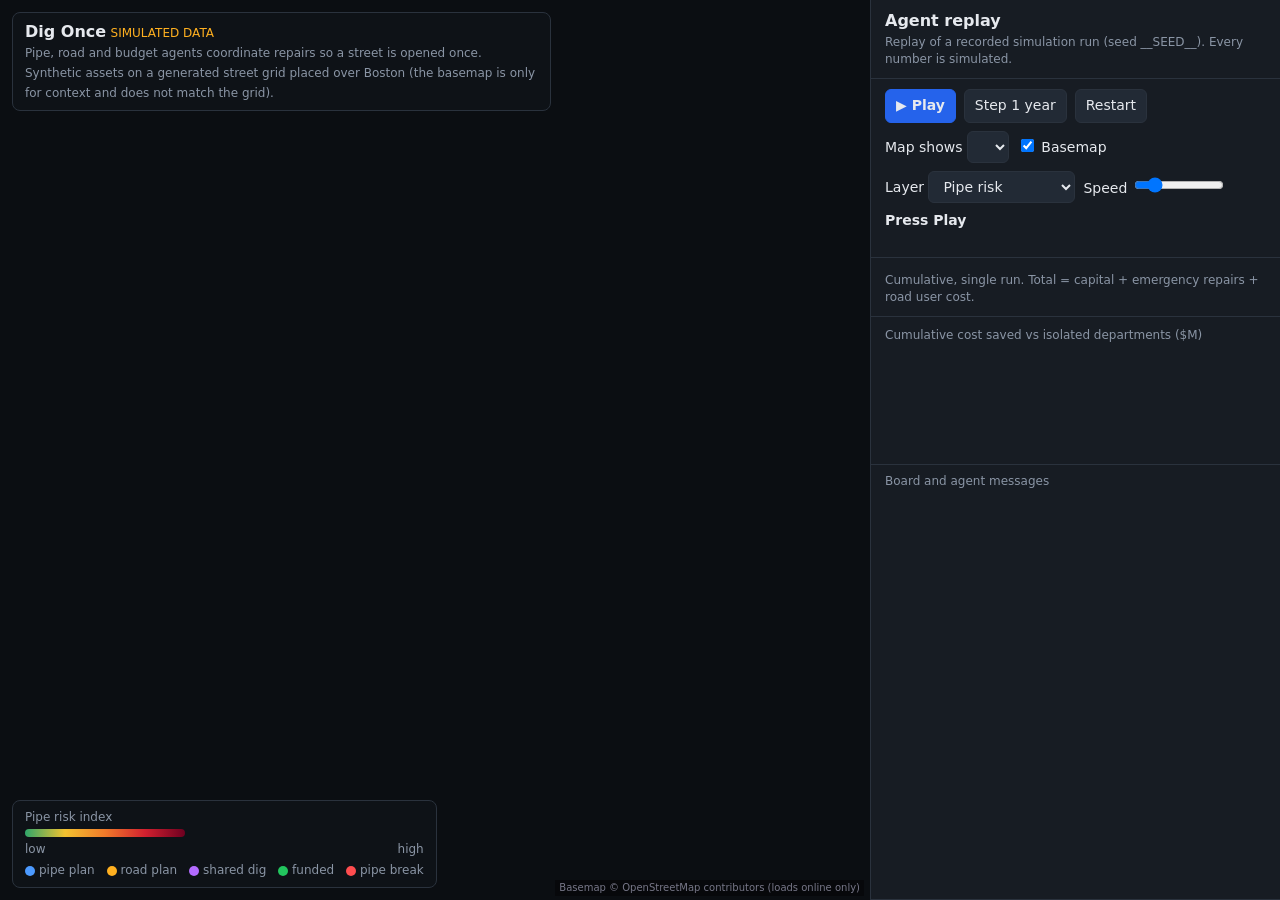
<file: template.html>
<!DOCTYPE html>
<html lang="en">
<head>
<meta charset="utf-8">
<meta name="viewport" content="width=device-width, initial-scale=1">
<title>Dig Once: multi-agent infrastructure coordination (SIMULATED)</title>
<style>
  :root { --bg:#0f1318; --panel:#171c23; --line:#2a323d; --text:#e6e9ee; --mute:#8a95a5;
          --pipe:#4c9aff; --road:#ffb020; --budget:#34d399; --board:#9aa4b2; --bundle:#b36bff; }
  * { box-sizing: border-box; }
  body { margin:0; background:var(--bg); color:var(--text); font:14px/1.4 system-ui,-apple-system,Segoe UI,Roboto,sans-serif;
         display:flex; height:100vh; }
  #mapwrap { flex:1; position:relative; min-width:0; background:#0b0e12; }
  #map { width:100%; height:100%; display:block; }
  #banner { position:absolute; left:12px; top:12px; background:rgba(15,19,24,.88); border:1px solid var(--line);
            border-radius:8px; padding:8px 12px; max-width:62%; }
  #banner b { font-size:16px; }
  #banner .sim { color:#ffb020; font-size:12px; }
  #legend { position:absolute; left:12px; bottom:12px; background:rgba(15,19,24,.88); border:1px solid var(--line);
            border-radius:8px; padding:8px 12px; font-size:12px; color:var(--mute); }
  #legend .bar { width:160px; height:8px; border-radius:4px; margin:4px 0;
                 background:linear-gradient(90deg,#2fa66a,#f2c230,#f07a2a,#d1202f,#6e0020); }
  #legend .dot { display:inline-block; width:10px; height:10px; border-radius:50%; margin:0 4px 0 8px; vertical-align:middle; }
  #attrib { position:absolute; right:6px; bottom:4px; font-size:10px; color:#778; background:rgba(0,0,0,.4); padding:1px 4px; }
  #side { width:410px; max-width:46vw; background:var(--panel); border-left:1px solid var(--line); display:flex; flex-direction:column; }
  #side > div { padding:10px 14px; border-bottom:1px solid var(--line); }
  h1 { font-size:16px; margin:0 0 2px; }
  .sub { color:var(--mute); font-size:12px; }
  .row { display:flex; gap:8px; align-items:center; flex-wrap:wrap; }
  button, select { background:#222a35; color:var(--text); border:1px solid var(--line); border-radius:6px; padding:6px 10px; font:inherit; cursor:pointer; }
  button.primary { background:#2563eb; border-color:#2563eb; font-weight:600; }
  #status { font-weight:600; }
  #phase { color:var(--mute); font-size:12px; min-height:17px; }
  table { width:100%; border-collapse:collapse; font-size:12px; }
  th { color:var(--mute); font-weight:500; text-align:right; padding:2px 4px; }
  th:first-child, td:first-child { text-align:left; }
  td { text-align:right; padding:3px 4px; font-variant-numeric:tabular-nums; }
  tr.cur td { background:#1e2733; }
  tr.best td:last-child { color:var(--budget); font-weight:600; }
  canvas { width:100%; height:110px; display:block; }
  #feedwrap { flex:1; min-height:0; display:flex; flex-direction:column; padding:0 !important; }
  #feedhead { padding:8px 14px 4px; color:var(--mute); font-size:12px; }
  #feed { flex:1; overflow-y:auto; padding:0 14px 10px; font-size:12.5px; }
  .m { padding:3px 0 3px 8px; border-left:3px solid var(--board); margin:3px 0; }
  .m.pipe { border-color:var(--pipe); } .m.road { border-color:var(--road); }
  .m.budget { border-color:var(--budget); } .m.fail { border-color:#ff4d4f; color:#ffb3b3; }
  .m b.pipe { color:var(--pipe); } .m b.road { color:var(--road); } .m b.budget { color:var(--budget); }
  .m.sys { color:var(--mute); font-style:italic; }
  line.seg { stroke-linecap:round; transition:stroke .9s; }
  .pulse { animation:pulse 1.2s ease-in-out infinite alternate; }
  @keyframes pulse { from { opacity:.35; } to { opacity:.85; } }
  @media (max-width:800px) { body { flex-direction:column; } #side { width:100%; max-width:none; height:55vh; } }
</style>
</head>
<body>
<div id="mapwrap">
  <svg id="map" preserveAspectRatio="xMidYMid meet"></svg>
  <div id="banner"><b>Dig Once</b> <span class="sim">SIMULATED DATA</span><br>
    <span class="sub">Pipe, road and budget agents coordinate repairs so a street is opened once. Synthetic assets on a generated street grid placed over Boston (the basemap is only for context and does not match the grid).</span></div>
  <div id="legend">
    <div id="legendTitle">Pipe risk index</div>
    <div class="bar"></div>
    <div style="display:flex;justify-content:space-between"><span>low</span><span>high</span></div>
    <div style="margin-top:4px"><span class="dot" style="background:var(--pipe);margin-left:0"></span>pipe plan
      <span class="dot" style="background:var(--road)"></span>road plan
      <span class="dot" style="background:var(--bundle)"></span>shared dig
      <span class="dot" style="background:#22c55e"></span>funded
      <span class="dot" style="background:#ff4d4f"></span>pipe break</div>
  </div>
  <div id="attrib">Basemap &copy; OpenStreetMap contributors (loads online only)</div>
</div>
<div id="side">
  <div>
    <h1>Agent replay</h1>
    <div class="sub">Replay of a recorded simulation run (seed __SEED__). Every number is simulated.</div>
  </div>
  <div>
    <div class="row">
      <button class="primary" id="play">&#9654; Play</button>
      <button id="step">Step 1 year</button>
      <button id="restart">Restart</button>
    </div>
    <div class="row" style="margin-top:8px">
      <label>Map shows <select id="strat"></select></label>
      <label><input type="checkbox" id="base" checked> Basemap</label>
      <label>Layer <select id="layer"><option value="pipe">Pipe risk</option><option value="road">Road condition</option></select></label>
      <label>Speed <input id="speed" type="range" min="0.5" max="6" step="0.5" value="1.5" style="width:90px"></label>
    </div>
    <div style="margin-top:8px"><span id="status">Press Play</span></div>
    <div id="phase"></div>
  </div>
  <div>
    <table id="score"></table>
    <div class="sub" style="margin-top:4px">Cumulative, single run. Total = capital + emergency repairs + road user cost.</div>
  </div>
  <div>
    <div class="sub" id="charttitle">Cumulative cost saved vs isolated departments ($M)</div>
    <canvas id="chart" width="760" height="220"></canvas>
  </div>
  <div id="feedwrap">
    <div id="feedhead">Board and agent messages</div>
    <div id="feed"></div>
  </div>
</div>
<script>
const DATA = __DATA__;
const NS = 'http://www.w3.org/2000/svg';
const LABEL = {isolated:'Isolated depts', pooled:'Pooled budget', coordinated:'Agents + board', central:'Central planner'};
const ORDER = DATA.order;
const svg = document.getElementById('map');
const $ = id => document.getElementById(id);

// ---------------------------------------------------------------- map projection (web mercator, zoom 17)
const Z = 17, TS = 256, N = Math.pow(2, Z);
const mx = lon => (lon + 180) / 360 * N * TS;
const my = lat => { const s = Math.sin(lat * Math.PI / 180); return (0.5 - Math.log((1 + s) / (1 - s)) / (4 * Math.PI)) * N * TS; };
const segs = DATA.segs.map(s => ({ ...s, p: s.coords.map(c => [mx(c[1]), my(c[0])]) }));
let minX = 1e12, maxX = -1e12, minY = 1e12, maxY = -1e12;
segs.forEach(s => s.p.forEach(([x, y]) => { minX = Math.min(minX, x); maxX = Math.max(maxX, x); minY = Math.min(minY, y); maxY = Math.max(maxY, y); }));
const M = 140;
svg.setAttribute('viewBox', `${minX - M} ${minY - M} ${maxX - minX + 2 * M} ${maxY - minY + 2 * M}`);
function el(tag, attrs, parent) { const e = document.createElementNS(NS, tag); for (const k in attrs) e.setAttribute(k, attrs[k]); (parent || svg).appendChild(e); return e; }
const gTiles = el('g', { style: 'filter:grayscale(1) brightness(.55) contrast(1.1)' });
for (let tx = Math.floor((minX - M) / TS); tx <= Math.floor((maxX + M) / TS); tx++)
  for (let ty = Math.floor((minY - M) / TS); ty <= Math.floor((maxY + M) / TS); ty++)
    { const im = el('image', { href: `https://tile.openstreetmap.org/${Z}/${tx}/${ty}.png`, x: tx * TS, y: ty * TS, width: TS, height: TS }, gTiles);
      im.addEventListener('error', () => im.remove()); }
const gHalo = el('g'), gFund = el('g'), gSegs = el('g'), gMarks = el('g');
const lines = segs.map((s, i) => {
  const l = el('line', { class: 'seg', x1: s.p[0][0], y1: s.p[0][1], x2: s.p[1][0], y2: s.p[1][1], 'stroke-width': 9, stroke: '#2fa66a' }, gSegs);
  el('title', {}, l).textContent = `${s.street} (${s.id}), ${s.length_ft} ft, ${s.customers} customers${s.critical ? ', critical facility' : ''}`;
  return l;
});
const mid = (i, t) => { const p = segs[i].p; return [p[0][0] + (p[1][0] - p[0][0]) * t, p[0][1] + (p[1][1] - p[0][1]) * t]; };

// ---------------------------------------------------------------- colours
const STOPS = [[0, [47, 166, 106]], [.3, [242, 194, 48]], [.55, [240, 122, 42]], [.78, [209, 32, 47]], [1, [110, 0, 32]]];
function colour(v) {
  v = Math.max(0, Math.min(1, v));
  for (let i = 1; i < STOPS.length; i++) if (v <= STOPS[i][0]) {
    const [a, ca] = STOPS[i - 1], [b, cb] = STOPS[i], t = (v - a) / (b - a);
    return `rgb(${ca.map((c, k) => Math.round(c + (cb[k] - c) * t)).join(',')})`;
  }
  return 'rgb(110,0,32)';
}
function paint(frame, which) {
  const layer = $('layer').value;
  $('legendTitle').textContent = layer === 'pipe' ? 'Pipe risk index (likelihood x consequence)' : 'Road wear (100 - pavement condition)';
  const arr = frame[(layer === 'pipe' ? 'risk_' : 'pcr_') + which];
  lines.forEach((l, i) => l.setAttribute('stroke', colour(layer === 'pipe' ? arr[i] / 65 : (100 - arr[i]) / 60)));
}

// ---------------------------------------------------------------- state / helpers
let strat = 'coordinated', yi = 0, playing = false, stepOnly = false, token = 0, showing = 'before';
const run = () => DATA.runs[strat];
const speed = () => parseFloat($('speed').value);
async function delay(ms, tk) {
  let left = ms / speed();
  while (left > 0) { if (tk !== token) throw 'cancel'; await new Promise(r => setTimeout(r, 40)); if (playing || stepOnly) left -= 40; }
  while (!playing && !stepOnly) { if (tk !== token) throw 'cancel'; await new Promise(r => setTimeout(r, 80)); }
}
function feed(frm, text, cls) {
  const d = document.createElement('div');
  d.className = 'm ' + (cls || frm);
  const who = { pipe: 'Pipe agent', road: 'Road agent', budget: 'Budget agent', board: 'Board' }[frm];
  d.innerHTML = (who && !cls ? `<b class="${frm}">${who}</b> ` : '') + text.replace(/&/g, '&amp;').replace(/</g, '&lt;');
  const f = $('feed'); f.appendChild(d); f.scrollTop = f.scrollHeight;
}
function clearOverlays() { [gHalo, gFund, gMarks].forEach(g => { while (g.firstChild) g.removeChild(g.firstChild); }); }
const halos = {};
function halo(i, add) {
  if (add && !halos[i]) {
    const p = segs[i].p;
    halos[i] = el('line', { x1: p[0][0], y1: p[0][1], x2: p[1][0], y2: p[1][1], stroke: '#b36bff', 'stroke-width': 24, 'stroke-linecap': 'round', opacity: .6, class: 'pulse' }, gHalo);
  } else if (!add && halos[i]) { gHalo.removeChild(halos[i]); delete halos[i]; }
}
function mark(i, t, colourHex) {
  const [x, y] = mid(i, t);
  el('circle', { cx: x, cy: y, r: 8, fill: colourHex, stroke: '#fff', 'stroke-width': 2 }, gMarks);
}
function funded(i, isBundle) {
  const p = segs[i].p;
  el('line', { x1: p[0][0], y1: p[0][1], x2: p[1][0], y2: p[1][1], stroke: '#22c55e', 'stroke-width': 30, 'stroke-linecap': 'round', opacity: .6, class: 'pulse' }, gFund);
}
function breakMark(i) {
  const [x, y] = mid(i, .5);
  el('circle', { cx: x, cy: y, r: 17, fill: '#ff4d4f', stroke: '#fff', 'stroke-width': 3 }, gMarks);
  const t = el('text', { x: x, y: y + 6, 'text-anchor': 'middle', fill: '#fff', 'font-size': 20, 'font-weight': 700 }, gMarks);
  t.textContent = '!';
}

// ---------------------------------------------------------------- scoreboard + chart
const total = m => m.spend + m.emerg + m.user_cost;
function scoreboard(upto) {
  const rows = ORDER.map(s => {
    const fr = DATA.runs[s].years[Math.max(0, upto)];
    return { s, m: upto < 0 ? { exp_fail: 0, spend: 0, emerg: 0, user_cost: 0, dig_savings: 0, openings: 0 } : fr.metrics };
  });
  const best = upto < 0 ? null : rows.filter(r => r.s !== 'central').reduce((a, b) => total(a.m) <= total(b.m) ? a : b).s;
  $('score').innerHTML = '<tr><th>Strategy</th><th>Exp. failures</th><th>Capital</th><th>Dig savings</th><th>Total cost</th></tr>' +
    rows.map(r => `<tr class="${r.s === strat ? 'cur' : ''} ${r.s === best ? 'best' : ''}"><td>${LABEL[r.s]}</td><td>${r.m.exp_fail.toFixed(1)}</td>` +
      `<td>$${(r.m.spend / 1e6).toFixed(1)}M</td><td>$${(r.m.dig_savings / 1e6).toFixed(2)}M</td><td>$${(total(r.m) / 1e6).toFixed(1)}M</td></tr>`).join('');
  drawChart(upto);
}
function drawChart(upto) {
  const c = $('chart'), g = c.getContext('2d'), W = c.width, H = c.height;
  g.clearRect(0, 0, W, H);
  const cols = { pooled: '#9aa4b2', coordinated: '#34d399', central: '#b36bff' };
  const n = DATA.runs.isolated.years.length;
  const series = ['pooled', 'coordinated', 'central'].map(s => ({ s, v: DATA.runs[s].years.map((y, k) => (total(DATA.runs.isolated.years[k].metrics) - total(y.metrics)) / 1e6) }));
  const all = series.flatMap(x => x.v).concat([0]);
  const lo = Math.min(...all), hi = Math.max(...all), pad = (hi - lo) * .15 || 1;
  const X = k => 38 + k * (W - 56) / (n - 1), Y = v => H - 22 - (v - (lo - pad)) / ((hi + pad) - (lo - pad)) * (H - 36);
  g.strokeStyle = '#2a323d'; g.fillStyle = '#8a95a5'; g.font = '18px system-ui'; g.lineWidth = 1;
  g.beginPath(); g.moveTo(38, Y(0)); g.lineTo(W - 18, Y(0)); g.stroke();
  g.fillText('0', 14, Y(0) + 6); g.fillText(hi.toFixed(1), 2, Y(hi) + 6); g.fillText(lo.toFixed(1), 2, Y(lo) + 6);
  g.fillText(DATA.runs.isolated.years[0].year, 30, H - 4); g.fillText(DATA.runs.isolated.years[n - 1].year, W - 56, H - 4);
  series.forEach(x => {
    g.strokeStyle = cols[x.s]; g.lineWidth = 3; g.beginPath();
    for (let k = 0; k <= Math.min(upto, n - 1); k++) { k ? g.lineTo(X(k), Y(x.v[k])) : g.moveTo(X(k), Y(x.v[k])); }
    g.stroke();
    if (upto >= 0) { g.fillStyle = cols[x.s]; g.beginPath(); g.arc(X(Math.min(upto, n - 1)), Y(x.v[Math.min(upto, n - 1)]), 5, 0, 7); g.fill(); }
  });
  let lx = 44; series.forEach(x => { g.fillStyle = cols[x.s]; g.fillRect(lx, 8, 14, 6); g.fillStyle = '#8a95a5'; g.fillText(LABEL[x.s], lx + 20, 16); lx += 215; });
}

// ---------------------------------------------------------------- one year of the replay
async function playYear(k, tk) {
  const fr = run().years[k];
  $('status').textContent = `Year ${fr.year} of ${run().years[run().years.length - 1].year}  (${LABEL[strat]})`;
  clearOverlays(); Object.keys(halos).forEach(h => delete halos[h]);
  showing = 'before'; paint(fr, 'before');
  feed('board', `--- ${fr.year} ---`, 'sys');
  if (strat === 'isolated') feed('board', 'No shared board. The pipe department gets 60% of the budget and the road department 40%; each digs on its own schedule.', 'sys');
  if (strat === 'pooled') feed('board', 'One shared budget, but the agents never talk, so no shared digs.', 'sys');
  $('phase').textContent = 'Agents read their own asset data and score every street';
  await delay(900, tk);
  const msgs = fr.messages;
  const r1 = msgs.filter(m => m.round === 1), r2 = msgs.filter(m => m.round === 2 && m.type !== 'funding_decision');
  if (r1.length) $('phase').textContent = 'Round 1: agents post repair plans to the board';
  for (const m of r1) {
    feed(m.frm, m.text);
    if (m.type === 'post_plan' && m.seg !== null && m.seg !== undefined) mark(m.seg, m.frm === 'pipe' ? .3 : .7, m.frm === 'pipe' ? '#4c9aff' : '#ffb020');
    await delay(r1.length > 30 ? 70 : 110, tk);
  }
  if (r2.length) $('phase').textContent = 'Round 2: agents offer to share digs';
  for (const m of r2) {
    feed(m.frm, m.text);
    if (m.type === 'join_request' || m.type === 'accept') halo(m.seg, true);
    if (m.type === 'decline') halo(m.seg, false);
    await delay(260, tk);
  }
  $('phase').textContent = 'Budget agent funds the best returns and explains each decision';
  const dec = fr.decisions;
  for (const d of dec) {
    funded(d.seg, d.bundle);
    feed('budget', `Fund ${d.work.replace('_', ' ')} on ${segs[d.seg].id} (${segs[d.seg].street}) for $${d.amount.toLocaleString()}. ${d.reason}`);
    await delay(330, tk);
  }
  feed('budget', `Rejected ${fr.n_rejected} of ${fr.n_proposals} proposals (below the return hurdle, or no money left).`, 'budget');
  await delay(900, tk);
  $('phase').textContent = 'Work done. Time passes; pipes age and some break';
  showing = 'after'; paint(fr, 'after');
  await delay(900, tk);
  for (const f of fr.failures) { breakMark(f.seg); feed('board', `Pipe break on ${segs[f.seg].id} (${segs[f.seg].street}): emergency cost $${f.cost.toLocaleString()}.`, 'fail'); await delay(350, tk); }
  if (!fr.failures.length) feed('board', 'No pipe breaks this year.', 'sys');
  scoreboard(k);
  await delay(1200, tk);
}
async function loop() {
  const tk = ++token; loopTk = tk;
  try {
    while (yi < run().years.length) {
      await playYear(yi, tk);
      yi++;
      if (stepOnly) { stepOnly = false; playing = false; $('play').innerHTML = '&#9654; Play'; $('phase').textContent = 'Paused. Press Play or Step.'; if (yi >= run().years.length) break; return; }
    }
    playing = false; $('play').innerHTML = '&#9654; Play';
    $('status').textContent = 'Done (' + LABEL[strat] + ')';
    $('phase').textContent = 'Ten-year run finished. Compare the strategies in the scoreboard, or change the map strategy and replay.';
  } catch (e) { if (e !== 'cancel') throw e; }
}
function reset() {
  token++; playing = false; stepOnly = false; yi = 0; $('play').innerHTML = '&#9654; Play';
  clearOverlays(); Object.keys(halos).forEach(h => delete halos[h]); $('feed').innerHTML = '';
  $('status').textContent = 'Press Play'; $('phase').textContent = '';
  paint(run().years[0], 'before'); scoreboard(-1);
}
$('play').onclick = () => {
  if (yi >= run().years.length) reset();
  playing = !playing; $('play').innerHTML = playing ? '&#10074;&#10074; Pause' : '&#9654; Play';
  if (playing && !stepOnly) { if (!loopRunning()) loop(); }
};
let loopTk = 0;
function loopRunning() { return loopTk === token; }
$('step').onclick = () => { if (yi >= run().years.length) reset(); stepOnly = true; if (!loopRunning()) loop(); };
$('restart').onclick = reset;
$('base').onchange = () => { gTiles.style.display = $('base').checked ? '' : 'none'; };
$('strat').innerHTML = ORDER.map(s => `<option value="${s}">${LABEL[s]}</option>`).join('');
$('strat').value = strat;
$('strat').onchange = () => { strat = $('strat').value; reset(); };
$('layer').onchange = () => { const fr = run().years[Math.min(yi, run().years.length - 1)]; paint(fr, yi === 0 ? 'before' : showing); };
reset();
</script>
</body>
</html>
</file>
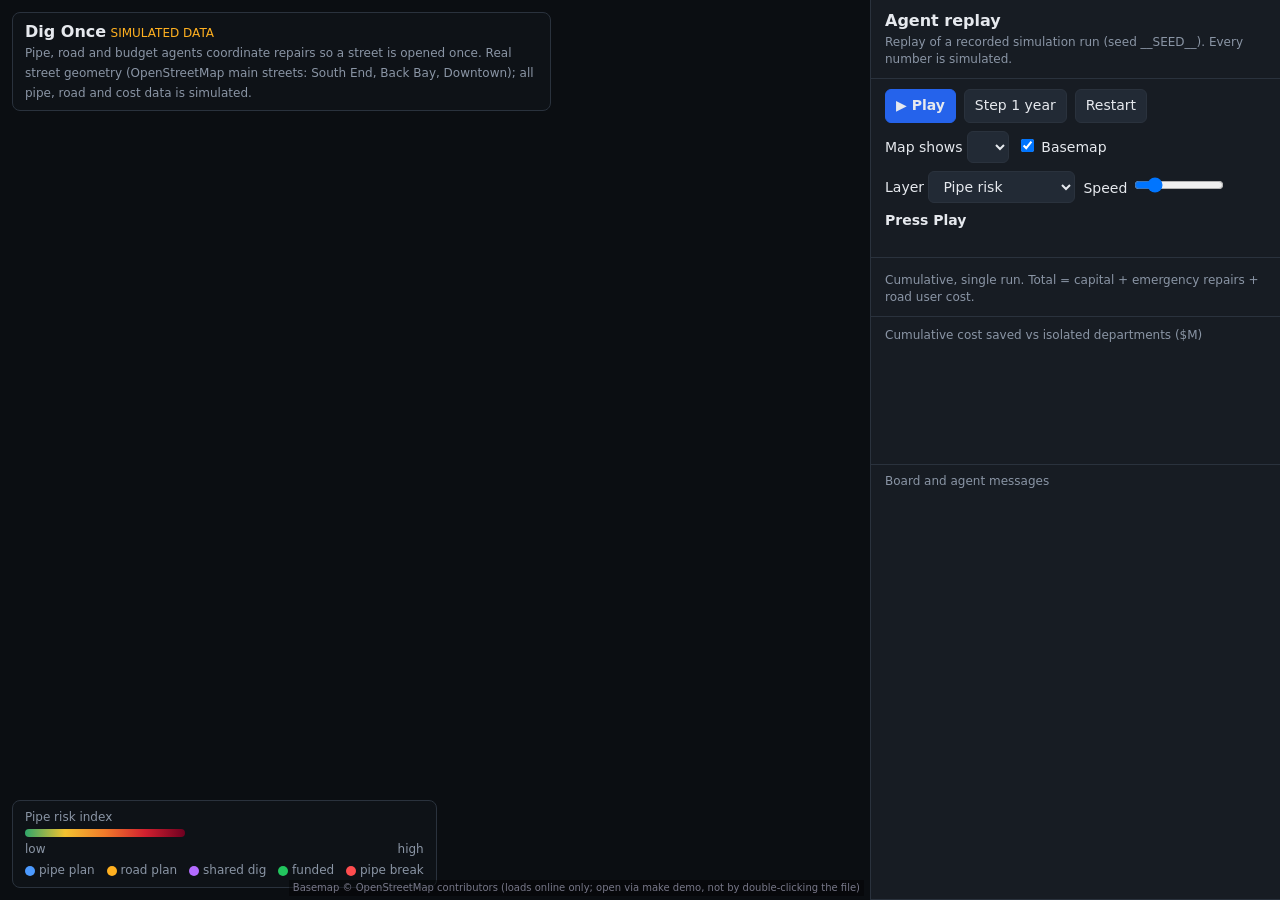
<file: demo/template.html>
<!DOCTYPE html>
<html lang="en">
<head>
<meta charset="utf-8">
<meta name="viewport" content="width=device-width, initial-scale=1">
<title>Dig Once: multi-agent infrastructure coordination (SIMULATED)</title>
<style>
  :root { --bg:#0f1318; --panel:#171c23; --line:#2a323d; --text:#e6e9ee; --mute:#8a95a5;
          --pipe:#4c9aff; --road:#ffb020; --budget:#34d399; --board:#9aa4b2; --bundle:#b36bff; }
  * { box-sizing: border-box; }
  body { margin:0; background:var(--bg); color:var(--text); font:14px/1.4 system-ui,-apple-system,Segoe UI,Roboto,sans-serif;
         display:flex; height:100vh; }
  #mapwrap { flex:1; position:relative; min-width:0; background:#0b0e12; }
  #map { width:100%; height:100%; display:block; }
  #banner { position:absolute; left:12px; top:12px; background:rgba(15,19,24,.88); border:1px solid var(--line);
            border-radius:8px; padding:8px 12px; max-width:62%; }
  #banner b { font-size:16px; }
  #banner .sim { color:#ffb020; font-size:12px; }
  #legend { position:absolute; left:12px; bottom:12px; background:rgba(15,19,24,.88); border:1px solid var(--line);
            border-radius:8px; padding:8px 12px; font-size:12px; color:var(--mute); }
  #legend .bar { width:160px; height:8px; border-radius:4px; margin:4px 0;
                 background:linear-gradient(90deg,#2fa66a,#f2c230,#f07a2a,#d1202f,#6e0020); }
  #legend .dot { display:inline-block; width:10px; height:10px; border-radius:50%; margin:0 4px 0 8px; vertical-align:middle; }
  #attrib { position:absolute; right:6px; bottom:4px; font-size:10px; color:#778; background:rgba(0,0,0,.4); padding:1px 4px; }
  #side { width:410px; max-width:46vw; background:var(--panel); border-left:1px solid var(--line); display:flex; flex-direction:column; }
  #side > div { padding:10px 14px; border-bottom:1px solid var(--line); }
  h1 { font-size:16px; margin:0 0 2px; }
  .sub { color:var(--mute); font-size:12px; }
  .row { display:flex; gap:8px; align-items:center; flex-wrap:wrap; }
  button, select { background:#222a35; color:var(--text); border:1px solid var(--line); border-radius:6px; padding:6px 10px; font:inherit; cursor:pointer; }
  button.primary { background:#2563eb; border-color:#2563eb; font-weight:600; }
  #status { font-weight:600; }
  #phase { color:var(--mute); font-size:12px; min-height:17px; }
  table { width:100%; border-collapse:collapse; font-size:12px; }
  th { color:var(--mute); font-weight:500; text-align:right; padding:2px 4px; }
  th:first-child, td:first-child { text-align:left; }
  td { text-align:right; padding:3px 4px; font-variant-numeric:tabular-nums; }
  tr.cur td { background:#1e2733; }
  tr.best td:last-child { color:var(--budget); font-weight:600; }
  canvas { width:100%; height:110px; display:block; }
  #feedwrap { flex:1; min-height:0; display:flex; flex-direction:column; padding:0 !important; }
  #feedhead { padding:8px 14px 4px; color:var(--mute); font-size:12px; }
  #feed { flex:1; overflow-y:auto; padding:0 14px 10px; font-size:12.5px; }
  .m { padding:3px 0 3px 8px; border-left:3px solid var(--board); margin:3px 0; }
  .m.pipe { border-color:var(--pipe); } .m.road { border-color:var(--road); }
  .m.budget { border-color:var(--budget); } .m.fail { border-color:#ff4d4f; color:#ffb3b3; }
  .m .llm { background:#3b1d33; color:#f9a8d4; border-radius:4px; padding:0 4px; margin-right:4px; font-size:10.5px; font-weight:600; }
  .m b.pipe { color:var(--pipe); } .m b.road { color:var(--road); } .m b.budget { color:var(--budget); }
  .m.sys { color:var(--mute); font-style:italic; }
  polyline.seg { fill:none; stroke-linecap:round; stroke-linejoin:round; transition:stroke .9s; }
  .pulse { animation:pulse 1.2s ease-in-out infinite alternate; }
  @keyframes pulse { from { opacity:.35; } to { opacity:.85; } }
  @media (max-width:800px) { body { flex-direction:column; } #side { width:100%; max-width:none; height:55vh; } }
</style>
</head>
<body>
<div id="mapwrap">
  <svg id="map" preserveAspectRatio="xMidYMid meet"></svg>
  <div id="banner"><b>Dig Once</b> <span class="sim">SIMULATED DATA</span><br>
    <span class="sub">Pipe, road and budget agents coordinate repairs so a street is opened once. Real street geometry (OpenStreetMap main streets: South End, Back Bay, Downtown); all pipe, road and cost data is simulated.</span></div>
  <div id="legend">
    <div id="legendTitle">Pipe risk index</div>
    <div class="bar"></div>
    <div style="display:flex;justify-content:space-between"><span>low</span><span>high</span></div>
    <div style="margin-top:4px"><span class="dot" style="background:var(--pipe);margin-left:0"></span>pipe plan
      <span class="dot" style="background:var(--road)"></span>road plan
      <span class="dot" style="background:var(--bundle)"></span>shared dig
      <span class="dot" style="background:#22c55e"></span>funded
      <span class="dot" style="background:#ff4d4f"></span>pipe break</div>
  </div>
  <div id="attrib">Basemap &copy; OpenStreetMap contributors (loads online only; open via make demo, not by double-clicking the file)</div>
</div>
<div id="side">
  <div>
    <h1>Agent replay</h1>
    <div class="sub">Replay of a recorded simulation run (seed __SEED__). Every number is simulated.</div>
  </div>
  <div>
    <div class="row">
      <button class="primary" id="play">&#9654; Play</button>
      <button id="step">Step 1 year</button>
      <button id="restart">Restart</button>
    </div>
    <div class="row" style="margin-top:8px">
      <label>Map shows <select id="strat"></select></label>
      <label><input type="checkbox" id="base" checked> Basemap</label>
      <label>Layer <select id="layer"><option value="pipe">Pipe risk</option><option value="road">Road condition</option></select></label>
      <label>Speed <input id="speed" type="range" min="0.5" max="6" step="0.5" value="1.5" style="width:90px"></label>
    </div>
    <div style="margin-top:8px"><span id="status">Press Play</span></div>
    <div id="phase"></div>
  </div>
  <div>
    <table id="score"></table>
    <div class="sub" style="margin-top:4px">Cumulative, single run. Total = capital + emergency repairs + road user cost.</div>
  </div>
  <div>
    <div class="sub" id="charttitle">Cumulative cost saved vs isolated departments ($M)</div>
    <canvas id="chart" width="760" height="220"></canvas>
  </div>
  <div id="feedwrap">
    <div id="feedhead">Board and agent messages</div>
    <div id="feed"></div>
  </div>
</div>
<script>
const DATA = __DATA__;
const NS = 'http://www.w3.org/2000/svg';
const LABEL = {isolated:'Isolated depts', pooled:'Pooled budget', coordinated:'Agents + board', central:'Central planner', coordinated_llm:'Agents + board (Claude)'};
const ORDER = DATA.order;
const svg = document.getElementById('map');
const $ = id => document.getElementById(id);

// ---------------------------------------------------------------- map projection (web mercator, zoom 16)
const Z = 16, TS = 256, N = Math.pow(2, Z);
const mx = lon => (lon + 180) / 360 * N * TS;
const my = lat => { const s = Math.sin(lat * Math.PI / 180); return (0.5 - Math.log((1 + s) / (1 - s)) / (4 * Math.PI)) * N * TS; };
const segs = DATA.segs.map(s => ({ ...s, p: s.coords.map(c => [mx(c[1]), my(c[0])]) }));
let minX = 1e12, maxX = -1e12, minY = 1e12, maxY = -1e12;
segs.forEach(s => s.p.forEach(([x, y]) => { minX = Math.min(minX, x); maxX = Math.max(maxX, x); minY = Math.min(minY, y); maxY = Math.max(maxY, y); }));
const M = 60;
svg.setAttribute('viewBox', `${minX - M} ${minY - M} ${maxX - minX + 2 * M} ${maxY - minY + 2 * M}`);
function el(tag, attrs, parent) { const e = document.createElementNS(NS, tag); for (const k in attrs) e.setAttribute(k, attrs[k]); (parent || svg).appendChild(e); return e; }
const gTiles = el('g', { style: 'filter:grayscale(1) brightness(.55) contrast(1.1)' });
for (let tx = Math.floor((minX - M) / TS); tx <= Math.floor((maxX + M) / TS); tx++)
  for (let ty = Math.floor((minY - M) / TS); ty <= Math.floor((maxY + M) / TS); ty++)
    { const im = el('image', { href: `https://tile.openstreetmap.org/${Z}/${tx}/${ty}.png`, x: tx * TS, y: ty * TS, width: TS, height: TS }, gTiles);
      im.addEventListener('error', () => im.remove()); }
const gHalo = el('g'), gFund = el('g'), gSegs = el('g'), gMarks = el('g');
const WIDTH = { arterial: 7, collector: 5 };
const WIDTH_BY = DATA.segs.map(s => WIDTH[s.road_class] || 4);
const pstr = p => p.map(q => q[0].toFixed(1) + ',' + q[1].toFixed(1)).join(' ');
const lines = segs.map((s, i) => {
  const l = el('polyline', { class: 'seg', points: pstr(s.p), 'stroke-width': WIDTH_BY[i], stroke: '#2fa66a' }, gSegs);
  el('title', {}, l).textContent = `${s.street} (${s.id}), ${s.length_ft} ft, ${s.customers} customers${s.critical ? ', critical facility' : ''}`;
  return l;
});
// point at fraction t of the polyline's total length
const mid = (i, t) => {
  const p = segs[i].p, d = [];
  let tot = 0;
  for (let k = 0; k < p.length - 1; k++) { const L = Math.hypot(p[k + 1][0] - p[k][0], p[k + 1][1] - p[k][1]); d.push(L); tot += L; }
  let want = tot * t;
  for (let k = 0; k < d.length; k++) {
    if (want <= d[k] || k === d.length - 1) { const u = d[k] ? Math.min(1, want / d[k]) : 0; return [p[k][0] + (p[k + 1][0] - p[k][0]) * u, p[k][1] + (p[k + 1][1] - p[k][1]) * u]; }
    want -= d[k];
  }
};

// ---------------------------------------------------------------- colours
const STOPS = [[0, [47, 166, 106]], [.3, [242, 194, 48]], [.55, [240, 122, 42]], [.78, [209, 32, 47]], [1, [110, 0, 32]]];
function colour(v) {
  v = Math.max(0, Math.min(1, v));
  for (let i = 1; i < STOPS.length; i++) if (v <= STOPS[i][0]) {
    const [a, ca] = STOPS[i - 1], [b, cb] = STOPS[i], t = (v - a) / (b - a);
    return `rgb(${ca.map((c, k) => Math.round(c + (cb[k] - c) * t)).join(',')})`;
  }
  return 'rgb(110,0,32)';
}
function paint(frame, which) {
  const layer = $('layer').value;
  $('legendTitle').textContent = layer === 'pipe' ? 'Pipe risk index (team rubric: likelihood x consequence)' : 'Road wear (100 - pavement condition)';
  const arr = frame[(layer === 'pipe' ? 'risk_' : 'pcr_') + which];
  const cls = frame['class_' + which];
  lines.forEach((l, i) => { const tt = l.querySelector('title'); if (tt) tt.textContent = `${segs[i].street} (${segs[i].id}), ${segs[i].length_ft} ft, ${segs[i].customers} customers${segs[i].critical ? ', critical facility' : ''}. Pipe rating: ${cls[i]}, road condition ${frame['pcr_' + which][i]}`; });
  lines.forEach((l, i) => l.setAttribute('stroke', colour(layer === 'pipe' ? arr[i] / 45 : (100 - arr[i]) / 60)));
}

// ---------------------------------------------------------------- state / helpers
let strat = 'coordinated', yi = 0, playing = false, stepOnly = false, token = 0, showing = 'before';
const run = () => DATA.runs[strat];
const speed = () => parseFloat($('speed').value);
async function delay(ms, tk) {
  let left = ms / speed();
  while (left > 0) { if (tk !== token) throw 'cancel'; await new Promise(r => setTimeout(r, 40)); if (playing || stepOnly) left -= 40; }
  while (!playing && !stepOnly) { if (tk !== token) throw 'cancel'; await new Promise(r => setTimeout(r, 80)); }
}
function feed(frm, text, cls) {
  const d = document.createElement('div');
  d.className = 'm ' + (cls || frm);
  const who = { pipe: 'Pipe agent', road: 'Road agent', budget: 'Budget agent', board: 'Board' }[frm];
  d.innerHTML = (who && !cls ? `<b class="${frm}">${who}</b> ` + (strat === 'coordinated_llm' ? '<span class="llm">Claude wrote this</span>' : '') : '') + text.replace(/&/g, '&amp;').replace(/</g, '&lt;');
  const f = $('feed'); f.appendChild(d); f.scrollTop = f.scrollHeight;
}
function clearOverlays() { [gHalo, gFund, gMarks].forEach(g => { while (g.firstChild) g.removeChild(g.firstChild); }); }
const halos = {};
function halo(i, add) {
  if (add && !halos[i]) {
    halos[i] = el('polyline', { points: pstr(segs[i].p), fill: 'none', stroke: '#b36bff', 'stroke-width': 18, 'stroke-linecap': 'round', 'stroke-linejoin': 'round', opacity: .6, class: 'pulse' }, gHalo);
  } else if (!add && halos[i]) { gHalo.removeChild(halos[i]); delete halos[i]; }
}
function mark(i, t, colourHex) {
  const [x, y] = mid(i, t);
  el('circle', { cx: x, cy: y, r: 6, fill: colourHex, stroke: '#fff', 'stroke-width': 1.5 }, gMarks);
}
function funded(i, isBundle) {
  el('polyline', { points: pstr(segs[i].p), fill: 'none', stroke: '#22c55e', 'stroke-width': 22, 'stroke-linecap': 'round', 'stroke-linejoin': 'round', opacity: .6, class: 'pulse' }, gFund);
}
function breakMark(i) {
  const [x, y] = mid(i, .5);
  el('circle', { cx: x, cy: y, r: 12, fill: '#ff4d4f', stroke: '#fff', 'stroke-width': 2 }, gMarks);
  const t = el('text', { x: x, y: y + 5, 'text-anchor': 'middle', fill: '#fff', 'font-size': 16, 'font-weight': 700 }, gMarks);
  t.textContent = '!';
}

// ---------------------------------------------------------------- scoreboard + chart
const total = m => m.spend + m.emerg + m.user_cost;
function scoreboard(upto) {
  const rows = ORDER.map(s => {
    const fr = DATA.runs[s].years[Math.max(0, upto)];
    return { s, m: upto < 0 ? { exp_fail: 0, spend: 0, emerg: 0, user_cost: 0, dig_savings: 0, openings: 0 } : fr.metrics };
  });
  const best = upto < 0 ? null : rows.filter(r => r.s !== 'central').reduce((a, b) => total(a.m) <= total(b.m) ? a : b).s;
  $('score').innerHTML = '<tr><th>Strategy</th><th>Exp. failures</th><th>Capital</th><th>Dig savings</th><th>Total cost</th></tr>' +
    rows.map(r => `<tr class="${r.s === strat ? 'cur' : ''} ${r.s === best ? 'best' : ''}"><td>${LABEL[r.s]}</td><td>${r.m.exp_fail.toFixed(1)}</td>` +
      `<td>$${(r.m.spend / 1e6).toFixed(1)}M</td><td>$${(r.m.dig_savings / 1e6).toFixed(2)}M</td><td>$${(total(r.m) / 1e6).toFixed(1)}M</td></tr>`).join('');
  drawChart(upto);
}
function drawChart(upto) {
  const c = $('chart'), g = c.getContext('2d'), W = c.width, H = c.height;
  g.clearRect(0, 0, W, H);
  const cols = { pooled: '#9aa4b2', coordinated: '#34d399', coordinated_llm: '#f472b6', central: '#b36bff' };
  const n = DATA.runs.isolated.years.length;
  const series = ['pooled', 'coordinated', 'coordinated_llm', 'central'].filter(s => DATA.runs[s]).map(s => ({ s, v: DATA.runs[s].years.map((y, k) => (total(DATA.runs.isolated.years[k].metrics) - total(y.metrics)) / 1e6) }));
  const all = series.flatMap(x => x.v).concat([0]);
  const lo = Math.min(...all), hi = Math.max(...all), pad = (hi - lo) * .15 || 1;
  const X = k => 38 + k * (W - 56) / (n - 1), Y = v => H - 22 - (v - (lo - pad)) / ((hi + pad) - (lo - pad)) * (H - 36);
  g.strokeStyle = '#2a323d'; g.fillStyle = '#8a95a5'; g.font = '18px system-ui'; g.lineWidth = 1;
  g.beginPath(); g.moveTo(38, Y(0)); g.lineTo(W - 18, Y(0)); g.stroke();
  g.fillText('0', 14, Y(0) + 6); g.fillText(hi.toFixed(1), 2, Y(hi) + 6); g.fillText(lo.toFixed(1), 2, Y(lo) + 6);
  g.fillText(DATA.runs.isolated.years[0].year, 30, H - 4); g.fillText(DATA.runs.isolated.years[n - 1].year, W - 56, H - 4);
  series.forEach(x => {
    g.strokeStyle = cols[x.s]; g.lineWidth = 3; g.beginPath();
    for (let k = 0; k <= Math.min(upto, n - 1); k++) { k ? g.lineTo(X(k), Y(x.v[k])) : g.moveTo(X(k), Y(x.v[k])); }
    g.stroke();
    if (upto >= 0) { g.fillStyle = cols[x.s]; g.beginPath(); g.arc(X(Math.min(upto, n - 1)), Y(x.v[Math.min(upto, n - 1)]), 5, 0, 7); g.fill(); }
  });
  let lx = 44; series.forEach(x => { g.fillStyle = cols[x.s]; g.fillRect(lx, 8, 14, 6); g.fillStyle = '#8a95a5'; g.fillText(LABEL[x.s], lx + 20, 16); lx += 170; });
}

// ---------------------------------------------------------------- one year of the replay
async function playYear(k, tk) {
  const fr = run().years[k];
  $('status').textContent = `Year ${fr.year} of ${run().years[run().years.length - 1].year}  (${LABEL[strat]})`;
  clearOverlays(); Object.keys(halos).forEach(h => delete halos[h]);
  showing = 'before'; paint(fr, 'before');
  feed('board', `--- ${fr.year} ---`, 'sys');
  if (strat === 'isolated') feed('board', 'No shared board. The pipe department gets 60% of the budget and the road department 40%; each digs on its own schedule.', 'sys');
  if (strat === 'pooled') feed('board', 'One shared budget, but the agents never talk, so no shared digs.', 'sys');
  $('phase').textContent = 'Agents read their own asset data and score every street';
  await delay(900, tk);
  const msgs = fr.messages;
  const r1 = msgs.filter(m => m.round === 1), r2 = msgs.filter(m => m.round === 2 && m.type !== 'funding_decision');
  if (r1.length) $('phase').textContent = 'Round 1: agents post repair plans to the board';
  for (const m of r1) {
    feed(m.frm, m.text);
    if (m.type === 'post_plan' && m.seg !== null && m.seg !== undefined) mark(m.seg, m.frm === 'pipe' ? .3 : .7, m.frm === 'pipe' ? '#4c9aff' : '#ffb020');
    await delay(r1.length > 30 ? 70 : 110, tk);
  }
  if (r2.length) $('phase').textContent = 'Round 2: agents offer to share digs';
  for (const m of r2) {
    feed(m.frm, m.text);
    if (m.type === 'join_request' || m.type === 'accept') halo(m.seg, true);
    if (m.type === 'decline') halo(m.seg, false);
    await delay(260, tk);
  }
  $('phase').textContent = 'Budget agent funds the best returns and explains each decision';
  const dec = fr.decisions;
  for (const d of dec) {
    funded(d.seg, d.bundle);
    feed('budget', `Fund ${d.work.replace('_', ' ')} on ${segs[d.seg].id} (${segs[d.seg].street}) for $${d.amount.toLocaleString()}. ${d.reason}`);
    await delay(330, tk);
  }
  feed('budget', `Rejected ${fr.n_rejected} of ${fr.n_proposals} proposals (below the return hurdle, or no money left).`, 'budget');
  await delay(900, tk);
  $('phase').textContent = 'Work done. Time passes; pipes age and some break';
  showing = 'after'; paint(fr, 'after');
  await delay(900, tk);
  for (const f of fr.failures) { breakMark(f.seg); feed('board', `Pipe break on ${segs[f.seg].id} (${segs[f.seg].street}): emergency cost $${f.cost.toLocaleString()}.`, 'fail'); await delay(350, tk); }
  if (!fr.failures.length) feed('board', 'No pipe breaks this year.', 'sys');
  scoreboard(k);
  await delay(1200, tk);
}
async function loop() {
  const tk = ++token; loopTk = tk;
  try {
    while (yi < run().years.length) {
      await playYear(yi, tk);
      yi++;
      if (stepOnly) { stepOnly = false; playing = false; $('play').innerHTML = '&#9654; Play'; $('phase').textContent = 'Paused. Press Play or Step.'; if (yi >= run().years.length) break; return; }
    }
    playing = false; $('play').innerHTML = '&#9654; Play';
    $('status').textContent = 'Done (' + LABEL[strat] + ')';
    $('phase').textContent = run().years.length + '-year run finished. Compare the strategies in the scoreboard, or change the map strategy and replay.';
  } catch (e) { if (e !== 'cancel') throw e; }
}
function reset() {
  token++; playing = false; stepOnly = false; yi = 0; $('play').innerHTML = '&#9654; Play';
  clearOverlays(); Object.keys(halos).forEach(h => delete halos[h]); $('feed').innerHTML = '';
  $('status').textContent = 'Press Play'; $('phase').textContent = '';
  paint(run().years[0], 'before'); scoreboard(-1);
}
$('play').onclick = () => {
  if (yi >= run().years.length) reset();
  playing = !playing; $('play').innerHTML = playing ? '&#10074;&#10074; Pause' : '&#9654; Play';
  if (playing && !stepOnly) { if (!loopRunning()) loop(); }
};
let loopTk = 0;
function loopRunning() { return loopTk === token; }
$('step').onclick = () => { if (yi >= run().years.length) reset(); stepOnly = true; if (!loopRunning()) loop(); };
$('restart').onclick = reset;
$('base').onchange = () => { gTiles.style.display = $('base').checked ? '' : 'none'; };
$('strat').innerHTML = ORDER.map(s => `<option value="${s}">${LABEL[s]}</option>`).join('');
$('strat').value = strat;
$('strat').onchange = () => { strat = $('strat').value; reset(); };
$('layer').onchange = () => { const fr = run().years[Math.min(yi, run().years.length - 1)]; paint(fr, yi === 0 ? 'before' : showing); };
reset();
</script>
</body>
</html>
</file>
